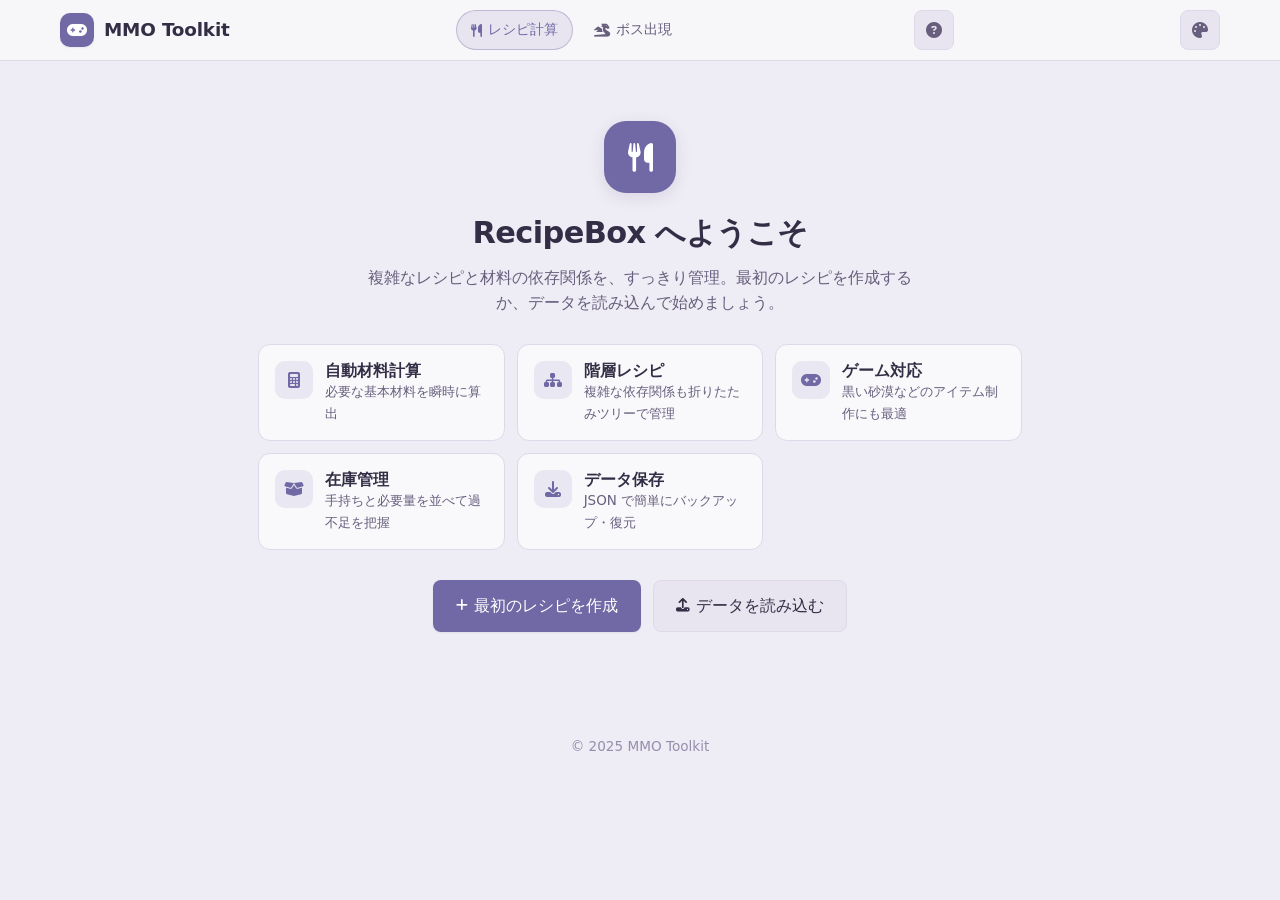
<file: index.html>
<!DOCTYPE html>
<html lang="ja">
<head>
    <meta charset="UTF-8">
    <meta name="viewport" content="width=device-width, initial-scale=1.0, viewport-fit=cover">

    <!-- Content Security Policy（多層防御）: すべて同一オリジンに限定。
         インラインの theme ブートストラップは sha256 ハッシュで許可。
         ※ script を変更した場合はハッシュの再生成が必要。 -->
    <meta http-equiv="Content-Security-Policy"
          content="default-src 'self'; script-src 'self' 'sha256-FrhsavQXLNuWO97Meubzdm8B8jHzbAUfKujySjc8iIQ='; style-src 'self'; font-src 'self'; img-src 'self' data:; connect-src 'self'; manifest-src 'self'; worker-src 'self'; base-uri 'self'; object-src 'none'; form-action 'none'">

    <!-- MFI / PWA -->
    <meta name="mobile-web-app-capable" content="yes">
    <meta name="apple-mobile-web-app-capable" content="yes">
    <meta name="apple-mobile-web-app-status-bar-style" content="default">
    <meta name="apple-mobile-web-app-title" content="RecipeBox">

    <!-- SEO -->
    <title>RecipeBox｜黒い砂漠 材料計算・レシピ・料理ツール</title>
    <meta name="description" content="黒い砂漠などMMORPGの材料計算・レシピ・料理を管理できる無料ツール。必要な材料をまとめて自動計算し、ボスの出現時間もカウントダウン表示します。">
    <meta name="author" content="NimaProgram">
    <meta name="robots" content="index, follow, max-snippet:-1, max-image-preview:large, max-video-preview:-1">
    <meta name="language" content="ja">
    <meta name="theme-color" content="#f5f3fb">
    <meta name="application-name" content="RecipeBox">
    <meta name="msapplication-TileColor" content="#4a90e2">
    <meta name="format-detection" content="telephone=no">

    <!-- Open Graph / Facebook -->
    <meta property="og:type" content="website">
    <meta property="og:url" content="https://nimaprogram.github.io/Recipebox/">
    <meta property="og:title" content="RecipeBox｜黒い砂漠 材料計算・レシピ・料理ツール">
    <meta property="og:description" content="黒い砂漠などMMORPGの材料計算・レシピ・料理を管理できる無料ツール。必要な材料を自動計算し、ボスの出現時間も表示。">
    <meta property="og:image" content="https://nimaprogram.github.io/Recipebox/favicon.svg">
    <meta property="og:image:alt" content="RecipeBox - レシピ管理システムのロゴ">
    <meta property="og:site_name" content="RecipeBox">
    <meta property="og:locale" content="ja_JP">

    <!-- Twitter -->
    <meta property="twitter:card" content="summary_large_image">
    <meta property="twitter:url" content="https://nimaprogram.github.io/Recipebox/">
    <meta property="twitter:title" content="RecipeBox｜黒い砂漠 材料計算・レシピ・料理ツール">
    <meta property="twitter:description" content="黒い砂漠などMMORPGの材料計算・レシピ・料理を管理できる無料ツール。必要な材料を自動計算し、ボスの出現時間も表示。">
    <meta property="twitter:image" content="https://nimaprogram.github.io/Recipebox/favicon.svg">
    <meta property="twitter:creator" content="@NimaProgram">
    <meta property="twitter:site" content="@NimaProgram">

    <!-- Favicon -->
    <link rel="icon" type="image/svg+xml" href="favicon.svg">
    <link rel="apple-touch-icon" sizes="180x180" href="favicon.svg">
    <link rel="mask-icon" href="favicon.svg" color="#4a90e2">
    <link rel="canonical" href="https://nimaprogram.github.io/Recipebox/">
    <link rel="manifest" href="manifest.json">

    <!-- テーマの早期適用（フラッシュ防止） -->
    <script>
        (function () {
            try {
                var valid = ['pastel', 'light', 'dark', 'mono'];
                var t = localStorage.getItem('theme');
                if (valid.indexOf(t) === -1) t = 'pastel';
                document.documentElement.setAttribute('data-theme', t);
            } catch (e) {}
        })();
    </script>

    <!-- アイコン（自己ホスト: 第三者通信なし） -->
    <link rel="preload" href="assets/fontawesome/webfonts/fa-solid-900.woff2" as="font" type="font/woff2" crossorigin="anonymous">
    <link rel="stylesheet" href="assets/fontawesome/css/fontawesome.min.css">
    <link rel="stylesheet" href="assets/fontawesome/css/solid.min.css">

    <!-- フォントはシステムフォントスタックを使用（第三者通信なし） -->
    <link rel="stylesheet" href="styles.css">

    <!-- Structured Data (JSON-LD) -->
    <script type="application/ld+json">
    {
        "@context": "https://schema.org",
        "@type": "WebApplication",
        "name": "RecipeBox",
        "alternateName": "RecipeBox - レシピ管理システム",
        "description": "複雑なレシピと材料の依存関係を効率的に管理できる高機能レシピ管理システム。黒い砂漠やMMORPGのアイテム制作に最適。",
        "url": "https://nimaprogram.github.io/Recipebox/",
        "applicationCategory": ["UtilityApplication", "GameApplication"],
        "operatingSystem": "Web Browser",
        "browserRequirements": "Requires JavaScript ES6+, HTML5, CSS3",
        "offers": { "@type": "Offer", "price": "0", "priceCurrency": "JPY", "availability": "https://schema.org/InStock" },
        "featureList": ["材料計算", "レシピ", "料理", "階層構造での材料展開", "ボス出現カウントダウン", "JSONインポート・エクスポート", "PWA対応", "オフライン機能"],
        "author": { "@type": "Person", "name": "NimaProgram", "url": "https://github.com/NimaProgram" },
        "dateModified": "2026-08-16",
        "inLanguage": "ja",
        "keywords": ["黒い砂漠 材料計算", "材料計算", "レシピ", "料理", "ツール", "黒い砂漠", "MMORPG", "ボス出現時間"]
    }
    </script>
</head>
<body>
    <a href="#app" class="skip-link">メインコンテンツにスキップ</a>

    <header class="app-header" role="banner">
        <div class="app-header-inner">
            <div class="brand">
                <span class="brand-mark"><i class="fas fa-gamepad" aria-hidden="true"></i></span>
                <span class="brand-name">MMO Toolkit</span>
            </div>
            <nav class="module-nav" id="moduleNav" aria-label="モジュール切り替え">
                <!-- js/app.js がタブを描画します -->
            </nav>
            <button class="theme-toggle" id="helpBtn" type="button" aria-label="チュートリアルを表示" title="使い方（チュートリアル）">
                <i class="fas fa-circle-question" aria-hidden="true"></i>
            </button>
            <button class="theme-toggle" id="themeToggle" type="button" aria-label="テーマを切り替える" title="テーマを切り替える">
                <i class="fas fa-palette" aria-hidden="true"></i>
            </button>
        </div>
    </header>

    <main class="app-main" id="app" role="main">
        <!-- 画面は js/app.js が描画します -->
    </main>

    <footer class="app-footer">
        <p>© 2025 MMO Toolkit</p>
    </footer>

    <script type="module" src="js/app.js"></script>
</body>
</html>
</file>
<file: styles.css>
/* =========================================================================
   RecipeBox — Design System
   Tokens → Reset/Base → Layout → Components → Utilities → Responsive
   ========================================================================= */

/* ---- Tokens ------------------------------------------------------------ */
:root {
    --bg: #f6f6f4;
    --surface: #ffffff;
    --surface-2: #f1f1ee;
    --surface-hover: #ececea;
    --border: #e6e6e1;
    --border-strong: #d6d6d0;

    --text: #1b1b19;
    --text-muted: #6c6c66;
    --text-faint: #9b9b94;
    --on-primary: #ffffff;

    --primary: #4f46e5;
    --primary-hover: #4338ca;
    --primary-soft: rgba(79, 70, 229, 0.10);
    --primary-ring: rgba(79, 70, 229, 0.35);

    --success: #16a34a;
    --success-soft: rgba(22, 163, 74, 0.12);
    --danger: #dc2626;
    --danger-soft: rgba(220, 38, 38, 0.10);
    --warning: #d97706;

    --r-sm: 8px;
    --r: 12px;
    --r-lg: 16px;
    --r-full: 999px;

    --shadow-sm: 0 1px 2px rgba(20, 20, 30, 0.06);
    --shadow: 0 4px 16px rgba(20, 20, 30, 0.08);
    --shadow-lg: 0 16px 48px rgba(20, 20, 30, 0.16);

    --header-h: 60px;
    --maxw: 1200px;

    --font: system-ui, -apple-system, BlinkMacSystemFont, 'Segoe UI', Roboto, 'Hiragino Sans', 'Hiragino Kaku Gothic ProN', 'Yu Gothic', YuGothic, Meiryo, sans-serif;
}

:root[data-theme="dark"] {
    --bg: #0e0e11;
    --surface: #17171c;
    --surface-2: #1f1f26;
    --surface-hover: #26262e;
    --border: #2a2a31;
    --border-strong: #3a3a44;

    --text: #ededf0;
    --text-muted: #a2a2ac;
    --text-faint: #6b6b76;
    --on-primary: #ffffff;

    --primary: #7c74ff;
    --primary-hover: #8f88ff;
    --primary-soft: rgba(124, 116, 255, 0.14);
    --primary-ring: rgba(124, 116, 255, 0.40);

    --success: #34d399;
    --success-soft: rgba(52, 211, 153, 0.14);
    --danger: #f87171;
    --danger-soft: rgba(248, 113, 113, 0.14);
    --warning: #fbbf24;

    --shadow-sm: 0 1px 2px rgba(0, 0, 0, 0.4);
    --shadow: 0 4px 16px rgba(0, 0, 0, 0.45);
    --shadow-lg: 0 16px 48px rgba(0, 0, 0, 0.6);
}

:root[data-theme="pastel"] {
    /* ライトと同じ色相(インディゴ系)をベース。彩度(HSL S)を 20〜30% 帯まで落とした低彩度パステル。
       primary は白文字ボタン背景のため、S=25% を保ちつつ L だけ下げて可読性(白文字 ≧4.5:1)を確保。 */
    --bg: #eeecf4;
    --surface: #f9f8fb;
    --surface-2: #e8e5f0;
    --surface-hover: #ded9e9;
    --border: #ded9e8;
    --border-strong: #cbc2da;

    --text: #332e45;
    --text-muted: #675f7d;
    --text-faint: #968ead;
    --on-primary: #ffffff;

    --primary: #7169a5;
    --primary-hover: #625a96;
    --primary-soft: rgba(113, 105, 165, 0.12);
    --primary-ring: rgba(113, 105, 165, 0.35);

    --success: #589276;
    --success-soft: rgba(88, 146, 118, 0.16);
    --danger: #b98a8a;
    --danger-soft: rgba(185, 138, 138, 0.16);
    --warning: #a98d6f;

    --shadow-sm: 0 1px 2px rgba(70, 60, 120, 0.08);
    --shadow: 0 4px 16px rgba(70, 60, 120, 0.12);
    --shadow-lg: 0 16px 48px rgba(70, 60, 120, 0.22);
}

:root[data-theme="mono"] {
    /* ダーク派生・彩度0のモノクローム。各トークンはダークの明度をグレーに置換。
       ライトなグレーを primary に用いるため、primary 上の文字色(on-primary)は暗色にする。 */
    --bg: #0e0e0e;
    --surface: #191919;
    --surface-2: #232323;
    --surface-hover: #2b2b2b;
    --border: #2e2e2e;
    --border-strong: #3f3f3f;

    --text: #efefef;
    --text-muted: #a7a7a7;
    --text-faint: #717171;
    --on-primary: #141414;

    --primary: #c9c9c9;
    --primary-hover: #dedede;
    --primary-soft: rgba(201, 201, 201, 0.12);
    --primary-ring: rgba(201, 201, 201, 0.35);

    --success: #cfcfcf;
    --success-soft: rgba(207, 207, 207, 0.12);
    --danger: #9a9a9a;
    --danger-soft: rgba(154, 154, 154, 0.16);
    --warning: #bcbcbc;

    --shadow-sm: 0 1px 2px rgba(0, 0, 0, 0.4);
    --shadow: 0 4px 16px rgba(0, 0, 0, 0.45);
    --shadow-lg: 0 16px 48px rgba(0, 0, 0, 0.6);
}

/* ---- Reset / Base ------------------------------------------------------ */
*, *::before, *::after { box-sizing: border-box; margin: 0; padding: 0; }

/* スクロールバー非表示（スクロール機能は維持）— アプリ全体 + PiP に適用 */
* { scrollbar-width: none; -ms-overflow-style: none; }
*::-webkit-scrollbar { width: 0; height: 0; display: none; }

html { -webkit-text-size-adjust: 100%; }

body {
    font-family: var(--font);
    background: var(--bg);
    color: var(--text);
    line-height: 1.6;
    min-height: 100vh;
    -webkit-font-smoothing: antialiased;
    text-rendering: optimizeLegibility;
}

h1, h2, h3, h4 { line-height: 1.3; font-weight: 600; }

button { font: inherit; color: inherit; cursor: pointer; }

input, textarea, select { font: inherit; color: inherit; }

::selection { background: var(--primary-soft); }

:focus-visible { outline: 2px solid var(--primary); outline-offset: 2px; }

.skip-link {
    position: absolute; top: -48px; left: 12px; z-index: 3000;
    background: var(--primary); color: var(--on-primary);
    padding: 8px 14px; border-radius: var(--r-sm); font-weight: 600;
    text-decoration: none; transition: top .2s;
}
.skip-link:focus { top: 12px; }

/* ---- Layout ------------------------------------------------------------ */
.app-header {
    position: sticky; top: 0; z-index: 100;
    background: color-mix(in srgb, var(--surface) 82%, transparent);
    backdrop-filter: blur(12px); -webkit-backdrop-filter: blur(12px);
    border-bottom: 1px solid var(--border);
}
.app-header-inner {
    max-width: var(--maxw); margin: 0 auto; height: var(--header-h);
    padding: 0 20px; display: flex; align-items: center; justify-content: space-between;
}
.brand { display: flex; align-items: center; gap: 10px; font-weight: 700; font-size: 1.15rem; }
.brand-mark {
    display: grid; place-items: center; width: 34px; height: 34px;
    background: var(--primary); color: var(--on-primary);
    border-radius: 10px; font-size: 1rem; box-shadow: var(--shadow-sm);
}
.brand-name { letter-spacing: -0.01em; }

.theme-toggle {
    display: grid; place-items: center; width: 40px; height: 40px;
    background: var(--surface-2); border: 1px solid var(--border);
    border-radius: var(--r-sm); color: var(--text-muted); transition: all .2s;
}
.theme-toggle:hover { background: var(--surface-hover); color: var(--text); }

.app-main { max-width: var(--maxw); margin: 0 auto; padding: 28px 20px 48px; }

.app-footer {
    max-width: var(--maxw); margin: 0 auto; padding: 24px 20px;
    color: var(--text-faint); font-size: .85rem; text-align: center;
}

/* ---- Buttons ----------------------------------------------------------- */
.btn {
    display: inline-flex; align-items: center; justify-content: center; gap: 6px;
    padding: 9px 16px; border: 1px solid transparent; border-radius: var(--r-sm);
    font-weight: 500; font-size: .9rem; white-space: nowrap;
    transition: background .18s, border-color .18s, color .18s, transform .05s, box-shadow .18s;
}
.btn:active { transform: translateY(1px); }
.btn i { font-size: .85em; }

.btn-primary { background: var(--primary); color: var(--on-primary); box-shadow: var(--shadow-sm); }
.btn-primary:hover { background: var(--primary-hover); }

.btn-ghost { background: var(--surface-2); color: var(--text); border-color: var(--border); }
.btn-ghost:hover { background: var(--surface-hover); border-color: var(--border-strong); }

.btn-danger { background: var(--danger); color: #fff; }
.btn-danger:hover { filter: brightness(1.05); }

.btn-danger-ghost { background: transparent; color: var(--danger); border-color: color-mix(in srgb, var(--danger) 35%, transparent); }
.btn-danger-ghost:hover { background: var(--danger-soft); }

.btn-sm { padding: 6px 12px; font-size: .84rem; }
.btn-lg { padding: 12px 22px; font-size: 1rem; }

.icon-btn {
    display: grid; place-items: center; width: 34px; height: 34px;
    background: var(--surface-2); border: 1px solid var(--border);
    border-radius: var(--r-sm); color: var(--text-muted); transition: all .18s; flex: none;
}
.icon-btn:hover { background: var(--surface-hover); color: var(--text); }
.icon-btn.danger:hover { background: var(--danger-soft); color: var(--danger); border-color: color-mix(in srgb, var(--danger) 35%, transparent); }

/* ---- Welcome ----------------------------------------------------------- */
.welcome { max-width: 780px; margin: 24px auto; text-align: center; padding: 8px; }
.welcome-badge {
    display: grid; place-items: center; width: 72px; height: 72px; margin: 0 auto 20px;
    background: var(--primary); color: var(--on-primary); font-size: 1.8rem;
    border-radius: 22px; box-shadow: var(--shadow);
}
.welcome-title { font-size: 1.9rem; font-weight: 700; letter-spacing: -0.02em; }
.welcome-lead { color: var(--text-muted); margin: 12px auto 28px; max-width: 560px; }

.welcome-features {
    display: grid; grid-template-columns: repeat(auto-fit, minmax(220px, 1fr));
    gap: 12px; margin-bottom: 30px; text-align: left;
}
.feature-card {
    display: flex; gap: 12px; align-items: flex-start;
    background: var(--surface); border: 1px solid var(--border);
    border-radius: var(--r); padding: 16px;
}
.feature-icon {
    display: grid; place-items: center; width: 38px; height: 38px; flex: none;
    background: var(--primary-soft); color: var(--primary); border-radius: 10px;
}
.feature-title { font-size: .98rem; }
.feature-desc { font-size: .84rem; color: var(--text-muted); }

.welcome-actions { display: flex; gap: 12px; justify-content: center; flex-wrap: wrap; }

/* ---- Workspace / Toolbar ---------------------------------------------- */
.workspace { display: flex; flex-direction: column; gap: 20px; }

.toolbar {
    display: flex; align-items: center; justify-content: space-between; gap: 16px;
    flex-wrap: wrap;
    background: var(--surface); border: 1px solid var(--border);
    border-radius: var(--r); padding: 12px 16px;
}
.toolbar-stats { display: flex; gap: 10px; flex-wrap: wrap; }
.stat-chip {
    display: inline-flex; align-items: center; gap: 8px;
    background: var(--surface-2); border: 1px solid var(--border);
    border-radius: var(--r-full); padding: 6px 14px;
}
.stat-chip-icon { color: var(--primary); font-size: .85rem; }
.stat-chip-value { font-weight: 700; }
.stat-chip-label { color: var(--text-muted); font-size: .82rem; }
.toolbar-actions { display: flex; gap: 8px; flex-wrap: wrap; }

.workspace-grid { display: grid; grid-template-columns: 1fr 1fr; gap: 20px; align-items: start; }

.panel {
    background: var(--surface); border: 1px solid var(--border);
    border-radius: var(--r-lg); overflow: hidden;
}
.panel-head {
    display: flex; align-items: center; gap: 10px;
    padding: 16px 20px; border-bottom: 1px solid var(--border);
    color: var(--text); font-weight: 600;
}
.panel-head i { color: var(--primary); }
.panel-head h2 { font-size: 1.05rem; }
.panel-pip-btn {
    margin-left: auto; display: grid; place-items: center; width: 32px; height: 32px;
    background: var(--surface-2); border: 1px solid var(--border);
    border-radius: var(--r-sm); color: var(--text-muted); transition: all .18s;
}
.panel-pip-btn:hover { background: var(--primary-soft); color: var(--primary); border-color: var(--primary); }
.panel-body { padding: 20px; display: flex; flex-direction: column; gap: 18px; }
.panel-hint, .result-empty { color: var(--text-faint); font-size: .9rem; padding: 12px 0; text-align: center; }

.field, .calc-input { display: flex; flex-direction: column; gap: 8px; }
.calc-row { display: flex; gap: 10px; }
.calc-row .form-input { flex: 1; }

/* ---- Form controls ----------------------------------------------------- */
.form-label { font-size: .85rem; font-weight: 500; color: var(--text-muted); }
.form-hint { font-size: .8rem; color: var(--text-faint); margin: -2px 0 4px; }
.form-error { color: var(--danger); font-size: .8rem; min-height: 1em; }

.form-input {
    width: 100%; padding: 10px 12px; background: var(--surface);
    border: 1px solid var(--border-strong); border-radius: var(--r-sm);
    transition: border-color .18s, box-shadow .18s;
}
.form-input:focus { outline: none; border-color: var(--primary); box-shadow: 0 0 0 3px var(--primary-ring); }
.form-input::placeholder { color: var(--text-faint); }
.form-textarea { resize: vertical; min-height: 46px; }

.form-group { display: flex; flex-direction: column; gap: 6px; margin-bottom: 16px; }
.form-grid { display: grid; grid-template-columns: 2fr 1fr; gap: 14px; }

/* ---- Combobox ---------------------------------------------------------- */
.combobox { position: relative; width: 100%; }
.combobox-button {
    width: 100%; display: flex; align-items: center; gap: 8px;
    padding: 10px 12px; background: var(--surface);
    border: 1px solid var(--border-strong); border-radius: var(--r-sm);
    text-align: left; transition: border-color .18s, box-shadow .18s;
}
.combobox.open .combobox-button,
.combobox-button:focus-visible { outline: none; border-color: var(--primary); box-shadow: 0 0 0 3px var(--primary-ring); }
.combobox-icon { display: inline-flex; color: var(--text-muted); }
.combobox-icon:empty { display: none; }
.combobox-text { flex: 1; overflow: hidden; text-overflow: ellipsis; white-space: nowrap; }
.combobox-text.is-placeholder { color: var(--text-faint); }
.combobox-arrow { color: var(--text-faint); font-size: .75rem; transition: transform .2s; }
.combobox.open .combobox-arrow { transform: rotate(180deg); }

.combobox-popover {
    /* 位置(left/top/width/max-height)は JS が fixed で設定し、
       祖先の overflow によるクリップを回避する */
    position: fixed; z-index: 2700; /* ガイドツアーのスポットライト(2500)より上に */
    background: var(--surface); border: 1px solid var(--border);
    border-radius: var(--r); box-shadow: var(--shadow-lg);
    padding: 6px; display: none; max-height: 320px; overflow: hidden;
    flex-direction: column;
}
.combobox.open .combobox-popover { display: flex; animation: pop-in .14s ease; }
@keyframes pop-in { from { opacity: 0; transform: translateY(-4px); } to { opacity: 1; transform: none; } }

.combobox-search { position: relative; padding: 2px 2px 6px; }
.combobox-search-icon { position: absolute; left: 12px; top: 50%; transform: translateY(-60%); color: var(--text-faint); font-size: .8rem; }
.combobox-search-input {
    width: 100%; padding: 8px 10px 8px 30px; background: var(--surface-2);
    border: 1px solid var(--border); border-radius: var(--r-sm);
}
.combobox-search-input:focus { outline: none; border-color: var(--primary); }

.combobox-options { overflow-y: auto; display: flex; flex-direction: column; gap: 2px; flex: 1 1 auto; min-height: 0; }
.combobox-options:focus-visible { outline: none; }
.combobox-option {
    display: flex; align-items: center; gap: 9px;
    padding: 9px 10px; border-radius: var(--r-sm); font-size: .9rem;
    cursor: pointer; transition: background .12s;
}
.combobox-option.active { background: var(--surface-2); }
.combobox-option.selected { background: var(--primary-soft); color: var(--primary); font-weight: 500; }
.combobox-option-icon { color: var(--text-muted); width: 1.1em; text-align: center; }
.combobox-option.selected .combobox-option-icon { color: var(--primary); }
.combobox-empty { padding: 14px; text-align: center; color: var(--text-faint); font-size: .85rem; }

.combobox-add {
    display: flex; align-items: center; gap: 8px; width: 100%;
    margin-top: 4px; padding: 9px 10px; border-radius: var(--r-sm);
    background: transparent; color: var(--primary); font-weight: 500; font-size: .88rem;
    border-top: 1px solid var(--border);
}
.combobox-add:hover { background: var(--primary-soft); }

/* ---- Tree -------------------------------------------------------------- */
.tree-controls { display: flex; gap: 8px; margin-bottom: 12px; }
.tree { font-size: .92rem; }
.tree-node { position: relative; }
.tree-children {
    margin-left: 14px; padding-left: 12px;
    border-left: 1.5px dashed var(--border-strong);
    overflow: hidden;
}
.tree-node.collapsed > .tree-children { display: none; }

.tree-row {
    display: flex; align-items: center; gap: 8px; padding: 5px 0;
}
.tree-toggle {
    display: grid; place-items: center; width: 22px; height: 22px; flex: none;
    background: var(--surface-2); border: 1px solid var(--border);
    border-radius: 6px; color: var(--text-muted); font-size: .6rem; transition: all .15s;
}
.tree-toggle:hover { background: var(--surface-hover); color: var(--text); }
.tree-node.collapsed > .tree-row > .tree-toggle i { transform: rotate(-90deg); }
.tree-toggle i { transition: transform .18s; }
.tree-bullet { width: 22px; flex: none; display: grid; place-items: center; }
.tree-bullet::before { content: ""; width: 5px; height: 5px; border-radius: 50%; background: var(--border-strong); }

.tree-label { display: flex; align-items: center; gap: 8px; min-width: 0; }
.tree-icon { color: var(--text-muted); width: 1.1em; text-align: center; }
.tree-icon.error { color: var(--danger); }
.tree-name { font-weight: 500; overflow: hidden; text-overflow: ellipsis; white-space: nowrap; }
.tree-badge {
    font-size: .68rem; padding: 2px 8px; border-radius: var(--r-full);
    background: var(--surface-2); color: var(--text-muted); font-weight: 500; white-space: nowrap;
}
.tree-badge.recipe { background: var(--primary-soft); color: var(--primary); }
.tree-badge.basic { background: var(--success-soft); color: var(--success); }
.tree-badge.error { background: var(--danger-soft); color: var(--danger); }
.tree-amount { margin-left: auto; }
.amount-badge {
    font-size: .78rem; font-weight: 600; padding: 2px 9px; border-radius: var(--r-full);
    background: var(--surface-2); color: var(--text);
}

/* ---- Materials result -------------------------------------------------- */
.materials-result { display: flex; flex-direction: column; gap: 14px; }
.result-header { display: flex; align-items: center; justify-content: space-between; gap: 12px; flex-wrap: wrap; }
.result-title h4 { font-size: 1.05rem; }
.result-title p { color: var(--text-muted); font-size: .85rem; }
.result-controls { display: flex; gap: 8px; }

.result-summary { display: flex; align-items: center; gap: 12px; }
.summary-count { font-size: .85rem; color: var(--text-muted); white-space: nowrap; }
.summary-bar { flex: 1; height: 8px; background: var(--surface-2); border-radius: var(--r-full); overflow: hidden; }
.summary-fill { height: 100%; width: var(--progress, 0%); background: var(--success); border-radius: inherit; transition: width .3s ease; }

.materials-grid { display: grid; grid-template-columns: repeat(auto-fill, minmax(230px, 1fr)); gap: 10px; }
.material-card {
    display: flex; align-items: center; gap: 10px; position: relative;
    background: var(--surface); border: 1px solid var(--border);
    border-radius: var(--r); padding: 12px; transition: border-color .18s, background .18s;
}
.material-card.sufficient { border-color: color-mix(in srgb, var(--success) 40%, var(--border)); }
.material-card.checked { background: var(--success-soft); border-color: color-mix(in srgb, var(--success) 45%, transparent); }

.card-checkwrap { position: relative; display: inline-flex; flex: none; cursor: pointer; }
.card-check { position: absolute; opacity: 0; width: 0; height: 0; }
.card-checkbox {
    display: grid; place-items: center; width: 22px; height: 22px;
    border: 1.5px solid var(--border-strong); border-radius: 6px; transition: all .15s;
}
.card-check:checked + .card-checkbox { background: var(--success); border-color: var(--success); }
.card-check:checked + .card-checkbox::after { content: "\f00c"; font-family: "Font Awesome 6 Free"; font-weight: 900; color: #fff; font-size: .7rem; }
.card-check:focus-visible + .card-checkbox { box-shadow: 0 0 0 3px var(--primary-ring); }

.card-icon { display: grid; place-items: center; width: 36px; height: 36px; flex: none; background: var(--surface-2); border-radius: 10px; color: var(--text-muted); }
.card-body { flex: 1; min-width: 0; }
.card-name { font-weight: 600; font-size: .92rem; overflow: hidden; text-overflow: ellipsis; white-space: nowrap; }
.card-amounts { display: flex; flex-direction: column; gap: 2px; margin-top: 3px; font-size: .8rem; color: var(--text-muted); }
.card-amounts .amount { display: inline-flex; align-items: center; gap: 5px; }
.card-amounts .amount i { font-size: .72rem; color: var(--text-faint); }
.need-value { font-weight: 700; color: var(--text); }
.have-input {
    width: 64px; padding: 2px 6px; background: var(--surface-2);
    border: 1px solid var(--border); border-radius: 6px; font-size: .82rem;
}
.have-input:focus { outline: none; border-color: var(--primary); }

.card-status { display: grid; place-items: center; width: 24px; height: 24px; border-radius: 50%; flex: none; font-size: .7rem; }
.card-status.ok { background: var(--success-soft); color: var(--success); }
.card-status.no { background: var(--danger-soft); color: var(--danger); }

/* ---- Modal ------------------------------------------------------------- */
.modal-overlay {
    position: fixed; inset: 0; z-index: 1000;
    background: rgba(15, 15, 20, 0.5); backdrop-filter: blur(3px);
    display: grid; place-items: center; padding: 20px; overflow-y: auto;
    animation: fade-in .16s ease;
}
.modal-overlay.closing { animation: fade-out .18s ease forwards; }
@keyframes fade-in { from { opacity: 0; } to { opacity: 1; } }
@keyframes fade-out { to { opacity: 0; } }

.modal-content {
    width: 100%; max-width: 560px; background: var(--surface);
    border: 1px solid var(--border); border-radius: var(--r-lg);
    box-shadow: var(--shadow-lg); display: flex; flex-direction: column;
    max-height: calc(100vh - 40px); animation: modal-in .2s cubic-bezier(.2, .8, .3, 1);
}
.modal-content.narrow { max-width: 420px; }
.modal-content.wide { max-width: 760px; }
.modal-content.closing { animation: modal-out .18s ease forwards; }
@keyframes modal-in { from { opacity: 0; transform: translateY(12px) scale(.98); } to { opacity: 1; transform: none; } }
@keyframes modal-out { to { opacity: 0; transform: translateY(8px) scale(.98); } }

.modal-header {
    display: flex; align-items: center; justify-content: space-between; gap: 12px;
    padding: 18px 22px; border-bottom: 1px solid var(--border);
}
.modal-title { font-size: 1.15rem; }
.modal-close {
    display: grid; place-items: center; width: 34px; height: 34px;
    background: transparent; border-radius: var(--r-sm); color: var(--text-muted); transition: all .15s;
}
.modal-close:hover { background: var(--surface-2); color: var(--text); }
.modal-body { padding: 22px; overflow-y: auto; }
.modal-footer {
    display: flex; justify-content: flex-end; gap: 10px;
    padding: 16px 22px; border-top: 1px solid var(--border);
}

.dialog-message { font-size: .98rem; }
.dialog-detail { margin-top: 12px; font-size: .88rem; color: var(--text-muted); }
.dependents-list { margin: 8px 0 0 18px; }
.text-danger { color: var(--danger); }

/* ---- Ingredient rows (recipe form) ------------------------------------ */
.ingredients-list { display: flex; flex-direction: column; gap: 8px; margin-bottom: 10px; }
.ingredient-row { display: flex; gap: 8px; align-items: center; }
.ingredient-row .combobox { flex: 1; }
.qty-input { width: 84px; flex: none; }

/* ---- Recipe list ------------------------------------------------------- */
.list-filters { display: flex; gap: 10px; margin-bottom: 16px; }
.list-filters .combobox { max-width: 160px; }
.search-field { position: relative; flex: 1; }
.search-field .search-icon { position: absolute; left: 12px; top: 50%; transform: translateY(-50%); color: var(--text-faint); font-size: .85rem; }
.search-field .form-input { padding-left: 34px; }
.list-count { font-size: .82rem; color: var(--text-muted); margin-bottom: 10px; }

.recipe-grid { display: grid; grid-template-columns: repeat(auto-fill, minmax(240px, 1fr)); gap: 12px; }
.recipe-card {
    display: flex; gap: 12px; align-items: flex-start;
    background: var(--surface-2); border: 1px solid var(--border);
    border-radius: var(--r); padding: 14px;
}
.recipe-card-icon { display: grid; place-items: center; width: 42px; height: 42px; flex: none; background: var(--primary-soft); color: var(--primary); border-radius: 11px; font-size: 1.05rem; }
.recipe-card-body { flex: 1; min-width: 0; }
.recipe-card-head { display: flex; align-items: center; gap: 8px; flex-wrap: wrap; }
.recipe-card-name { font-size: .96rem; overflow: hidden; text-overflow: ellipsis; white-space: nowrap; }
.recipe-card-desc { font-size: .82rem; color: var(--text-muted); margin-top: 4px; }
.recipe-card-meta { display: inline-block; margin-top: 6px; font-size: .76rem; color: var(--text-faint); }
.recipe-card-actions { display: flex; gap: 6px; flex: none; }

/* ---- Backup list ------------------------------------------------------- */
.backup-list { display: flex; flex-direction: column; gap: 8px; }
.backup-row {
    display: flex; align-items: center; justify-content: space-between; gap: 12px;
    background: var(--surface-2); border: 1px solid var(--border);
    border-radius: var(--r-sm); padding: 10px 14px;
}
.backup-info { display: flex; align-items: center; gap: 10px; font-size: .88rem; }
.backup-info i { color: var(--primary); }

/* ---- Category manager -------------------------------------------------- */
.add-category { margin-bottom: 14px; }
.category-grid { display: flex; flex-direction: column; gap: 8px; }
.category-row {
    display: flex; align-items: center; gap: 12px;
    background: var(--surface-2); border: 1px solid var(--border);
    border-radius: var(--r); padding: 10px 14px;
}
.category-icon {
    display: grid; place-items: center; width: 40px; height: 40px; flex: none;
    background: var(--primary-soft); color: var(--primary); border-radius: 10px; font-size: 1.05rem;
}
.category-info { flex: 1; min-width: 0; }
.category-label { font-weight: 600; font-size: .95rem; overflow: hidden; text-overflow: ellipsis; white-space: nowrap; }
.category-code { font-size: .76rem; color: var(--text-faint); }
.category-usage { font-size: .76rem; color: var(--text-muted); white-space: nowrap; }
.category-actions { display: flex; gap: 6px; flex: none; }

/* ---- Icon picker (palette + free input + preview) ---------------------- */
.icon-picker { display: flex; flex-direction: column; gap: 10px; }
.icon-preview { display: flex; align-items: center; gap: 10px; }
.icon-preview-glyph {
    display: grid; place-items: center; width: 44px; height: 44px; flex: none;
    background: var(--primary-soft); color: var(--primary); border-radius: 11px; font-size: 1.3rem;
}
.icon-preview-empty { color: var(--text-faint); font-weight: 700; }
.icon-preview-code { font-size: .85rem; color: var(--text-muted); }
.icon-palette-wrap {
    max-height: 200px; overflow-y: auto;
    border: 1px solid var(--border); border-radius: var(--r-sm); padding: 8px; background: var(--surface);
}
.icon-palette {
    display: grid; grid-template-columns: repeat(auto-fill, minmax(42px, 1fr)); gap: 6px;
}
.icon-cell {
    display: grid; place-items: center; height: 42px;
    background: var(--surface-2); border: 1px solid var(--border);
    border-radius: var(--r-sm); color: var(--text-muted); font-size: 1.05rem; transition: all .12s;
}
.icon-cell:hover { background: var(--surface-hover); color: var(--text); }
.icon-cell.selected { background: var(--primary-soft); color: var(--primary); border-color: var(--primary); }

/* ---- Toast ------------------------------------------------------------- */
.toast-host {
    position: fixed; top: 16px; right: 16px; z-index: 2000;
    display: flex; flex-direction: column; gap: 10px; max-width: 360px;
}
.toast {
    display: flex; align-items: center; gap: 10px;
    padding: 12px 16px; border-radius: var(--r); background: var(--surface);
    border: 1px solid var(--border); box-shadow: var(--shadow-lg);
    font-size: .9rem; cursor: pointer;
    opacity: 0; transform: translateX(20px); transition: opacity .25s, transform .25s;
}
.toast.show { opacity: 1; transform: none; }
.toast-icon { font-size: 1.05rem; flex: none; }
.toast-success .toast-icon { color: var(--success); }
.toast-error .toast-icon { color: var(--danger); }
.toast-warning .toast-icon { color: var(--warning); }
.toast-info .toast-icon { color: var(--primary); }
.toast-msg { flex: 1; }

/* ---- Picture-in-Picture (PiP window) ----------------------------------- */
body.pip { min-height: 100vh; background: var(--bg); }
.pip-root { display: flex; flex-direction: column; height: 100vh; }
.pip-controls {
    position: sticky; top: 0; z-index: 5;
    display: flex; flex-direction: column; gap: 8px;
    padding: 8px 10px; background: var(--surface); border-bottom: 1px solid var(--border);
}
.pip-toggle { display: flex; gap: 6px; }
.pip-toggle-btn {
    flex: 1; display: inline-flex; align-items: center; justify-content: center; gap: 6px;
    padding: 7px 8px; font-size: .85rem; font-weight: 500;
    background: var(--surface-2); border: 1px solid var(--border);
    border-radius: var(--r-sm); color: var(--text-muted); transition: all .15s;
}
.pip-toggle-btn.active { background: var(--primary-soft); color: var(--primary); border-color: var(--primary); }
.pip-field { display: flex; align-items: center; gap: 8px; }
.pip-select {
    flex: 1; padding: 8px 10px; background: var(--surface);
    border: 1px solid var(--border-strong); border-radius: var(--r-sm);
}
.pip-qty-label { font-size: .82rem; color: var(--text-muted); white-space: nowrap; }
.pip-qty {
    width: 96px; padding: 8px 10px; background: var(--surface);
    border: 1px solid var(--border-strong); border-radius: var(--r-sm);
}
.pip-select:focus, .pip-qty:focus { outline: none; border-color: var(--primary); box-shadow: 0 0 0 3px var(--primary-ring); }
.pip-content { flex: 1; overflow-y: auto; padding: 10px; }
body.pip .materials-grid { grid-template-columns: 1fr; }
body.pip .result-header { flex-direction: column; align-items: stretch; gap: 6px; }
body.pip .tree-controls { margin-bottom: 10px; }
body.pip .pip-title { display: flex; align-items: center; gap: 8px; font-weight: 600; }
body.pip .pip-title i { color: var(--primary); }

/* PiP ではボス行を約半分の高さにして、小さい窓でも全件表示 */
body.pip .boss-countdown { gap: 4px; }
body.pip .boss-row { padding: 5px 9px; gap: 8px; border-radius: 8px; }
body.pip .boss-row-icon { width: 26px; height: 26px; font-size: .8rem; border-radius: 7px; }
body.pip .boss-row-name { font-size: .82rem; }
body.pip .boss-row-time { font-size: .7rem; }
body.pip .boss-remaining-label { display: none; }
body.pip .boss-remaining { font-size: .95rem; }

/* ミニ PiP（次のボスのみ・約 300x50） */
.pip-mini { display: flex; flex-direction: column; justify-content: center; gap: 4px; height: 100%; padding: 6px 10px; overflow: hidden; }
.pip-mini-main { display: flex; align-items: center; gap: 8px; }
.pip-mini-icon {
    display: grid; place-items: center; width: 30px; height: 30px; flex: none;
    background: var(--primary-soft); color: var(--primary); border-radius: 8px; font-size: .85rem;
}
.pip-mini.imminent .pip-mini-icon { background: var(--danger-soft); color: var(--danger); }
/* 5分以内に続く出現の併記（小さく・折返し可） */
.pip-mini-subs { display: none; flex-wrap: wrap; gap: 2px 8px; padding-left: 38px; line-height: 1.2; }
.pip-mini.has-subs .pip-mini-subs { display: flex; }
.pip-mini-sub { font-size: .72rem; color: var(--text-muted); white-space: nowrap; }
.pip-mini-sub-offset { color: var(--danger); font-weight: 700; font-variant-numeric: tabular-nums; }
.pip-mini-name { flex: 1; min-width: 0; font-weight: 600; font-size: .85rem; overflow: hidden; text-overflow: ellipsis; white-space: nowrap; }
.pip-mini-remaining { flex: none; font-variant-numeric: tabular-nums; font-weight: 700; font-size: 1.05rem; }
.pip-mini.imminent .pip-mini-remaining { color: var(--danger); }
.pip-mini-skip {
    flex: none; display: grid; place-items: center; width: 28px; height: 28px;
    background: var(--surface-2); border: 1px solid var(--border);
    border-radius: 7px; color: var(--text-muted); font-size: .78rem; transition: all .15s;
}
.pip-mini-skip:hover { background: var(--surface-hover); color: var(--text); }
.pip-mini-skip:disabled { opacity: .4; cursor: default; }

/* ---- Module nav -------------------------------------------------------- */
.module-nav { display: flex; gap: 6px; }
.module-tab {
    display: inline-flex; align-items: center; gap: 6px;
    padding: 7px 14px; border-radius: var(--r-full); font-size: .9rem; font-weight: 500;
    background: transparent; border: 1px solid transparent; color: var(--text-muted); transition: all .16s;
}
.module-tab:hover { background: var(--surface-2); color: var(--text); }
.module-tab.active { background: var(--primary-soft); color: var(--primary); border-color: color-mix(in srgb, var(--primary) 35%, transparent); }
.module-tab i { font-size: .9em; }

/* ---- Boss countdown module --------------------------------------------- */
.boss-module { display: flex; flex-direction: column; gap: 14px; }
.boss-header { display: flex; align-items: center; justify-content: space-between; gap: 12px; flex-wrap: wrap; }
.panel-head-title { display: flex; align-items: center; gap: 10px; }
.panel-head-title i { color: var(--primary); }
.panel-head-title h2 { font-size: 1.15rem; }
.boss-header-actions { display: flex; gap: 8px; flex-wrap: wrap; }
.boss-note { font-size: .82rem; color: var(--text-faint); }

.boss-countdown { display: flex; flex-direction: column; gap: 8px; }
.boss-empty { display: flex; flex-direction: column; align-items: center; gap: 10px; }
.boss-row {
    display: flex; align-items: center; gap: 12px;
    background: var(--surface); border: 1px solid var(--border);
    border-radius: var(--r); padding: 12px 14px; transition: border-color .2s, background .2s;
}
.boss-row.imminent { border-color: var(--danger); background: var(--danger-soft); animation: boss-pulse 1s ease-in-out infinite; }
@keyframes boss-pulse { 0%,100% { box-shadow: 0 0 0 0 transparent; } 50% { box-shadow: 0 0 0 3px color-mix(in srgb, var(--danger) 30%, transparent); } }
.boss-row-icon {
    display: grid; place-items: center; width: 42px; height: 42px; flex: none;
    background: var(--primary-soft); color: var(--primary); border-radius: 11px; font-size: 1.1rem;
}
.boss-row.imminent .boss-row-icon { background: var(--danger-soft); color: var(--danger); }
.boss-row-info { flex: 1; min-width: 0; }
.boss-row-name { font-weight: 600; font-size: .98rem; overflow: hidden; text-overflow: ellipsis; white-space: nowrap; }
.boss-row-time { font-size: .82rem; color: var(--text-muted); display: flex; align-items: center; gap: 4px; }
.boss-row-time-icon { font-size: .72rem; color: var(--text-faint); }
.boss-remaining-wrap { text-align: right; flex: none; }
.boss-remaining-label { display: block; font-size: .68rem; color: var(--text-faint); }
.boss-remaining { font-variant-numeric: tabular-nums; font-weight: 700; font-size: 1.15rem; color: var(--text); }
.boss-row.imminent .boss-remaining { color: var(--danger); }

/* ---- Timetable editor -------------------------------------------------- */
.boss-edit-toolbar { display: flex; gap: 8px; flex-wrap: wrap; margin-bottom: 14px; }
.boss-edit-grid { display: flex; flex-direction: column; gap: 8px; }
.boss-edit-row {
    display: flex; align-items: center; gap: 12px;
    background: var(--surface-2); border: 1px solid var(--border); border-radius: var(--r); padding: 12px 14px;
}
.boss-edit-times { font-size: .8rem; color: var(--text-muted); overflow: hidden; text-overflow: ellipsis; white-space: nowrap; }
.boss-edit-actions { display: flex; gap: 6px; flex: none; }
.boss-times-list { display: flex; flex-direction: column; gap: 8px; margin-bottom: 10px; }
.boss-time-row { display: flex; gap: 8px; align-items: center; }
.boss-day-select { flex: none; width: 120px; }
.boss-time-input { flex: none; width: 130px; }

/* ---- Guided tour (onboarding) ------------------------------------------ */
.tour-spotlight {
    position: fixed; z-index: 2500; pointer-events: none; border-radius: 10px;
    box-shadow: 0 0 0 9999px rgba(12, 12, 18, 0.62);
    /* 位置は JS が対象へ即座に合わせる（transition を付けるとモーダル出現直後に
       追従がズレるため付けない）。 */
}
.tour-tip {
    position: fixed; z-index: 2600; width: min(340px, calc(100vw - 24px));
    background: var(--surface); border: 1px solid var(--border);
    border-radius: var(--r); box-shadow: var(--shadow-lg);
    padding: 14px 16px; display: flex; flex-direction: column; gap: 10px;
    animation: pop-in .16s ease;
}
.tour-tip-head { display: flex; align-items: center; justify-content: space-between; gap: 10px; }
.tour-progress { font-size: .76rem; color: var(--text-faint); font-variant-numeric: tabular-nums; }
.tour-skip { background: transparent; border: none; color: var(--text-muted); font-size: .82rem; text-decoration: underline; cursor: pointer; }
.tour-skip:hover { color: var(--text); }
.tour-tip-title { font-size: 1.02rem; }
.tour-tip-text { font-size: .88rem; color: var(--text-muted); line-height: 1.6; }
.tour-tip-foot { display: flex; justify-content: flex-end; align-items: center; }
.tour-hint { font-size: .8rem; color: var(--primary); display: inline-flex; align-items: center; gap: 6px; }

/* ---- Utilities / State ------------------------------------------------- */
body.modal-open { overflow: hidden; }

/* ---- Responsive -------------------------------------------------------- */
@media (max-width: 860px) {
    .workspace-grid { grid-template-columns: 1fr; }
}
@media (max-width: 560px) {
    .app-main { padding: 20px 14px 40px; }
    .toolbar { flex-direction: column; align-items: stretch; }
    .toolbar-actions { justify-content: stretch; }
    .toolbar-actions .btn { flex: 1; }
    .welcome-title { font-size: 1.5rem; }
    .form-grid { grid-template-columns: 1fr; }
    .materials-grid { grid-template-columns: 1fr; }
    .modal-overlay { padding: 10px; align-items: flex-end; }
    .modal-content { max-height: calc(100vh - 20px); }
    .brand-name { display: none; }               /* 省スペース: ロゴのみ */
    .module-tab { padding: 7px 10px; }
    .module-tab span, .boss-header-actions .btn span { }
}
@media (max-width: 400px) {
    .module-tab .fa, .module-tab i { margin: 0; }
    .module-tab { font-size: 0; gap: 0; padding: 8px 11px; }  /* アイコンのみ */
    .module-tab i { font-size: 1rem; }
}

@media (prefers-reduced-motion: reduce) {
    *, *::before, *::after { animation-duration: .01ms !important; transition-duration: .01ms !important; }
}
</file>
<file: assets/fontawesome/css/solid.min.css>
/*!
 * Font Awesome Free 6.5.1 by @fontawesome - https://fontawesome.com
 * License - https://fontawesome.com/license/free (Icons: CC BY 4.0, Fonts: SIL OFL 1.1, Code: MIT License)
 * Copyright 2023 Fonticons, Inc.
 */
:host,:root{--fa-style-family-classic:"Font Awesome 6 Free";--fa-font-solid:normal 900 1em/1 "Font Awesome 6 Free"}@font-face{font-family:"Font Awesome 6 Free";font-style:normal;font-weight:900;font-display:block;src:url(../webfonts/fa-solid-900.woff2) format("woff2"),url(../webfonts/fa-solid-900.ttf) format("truetype")}.fa-solid,.fas{font-weight:900}
</file>
